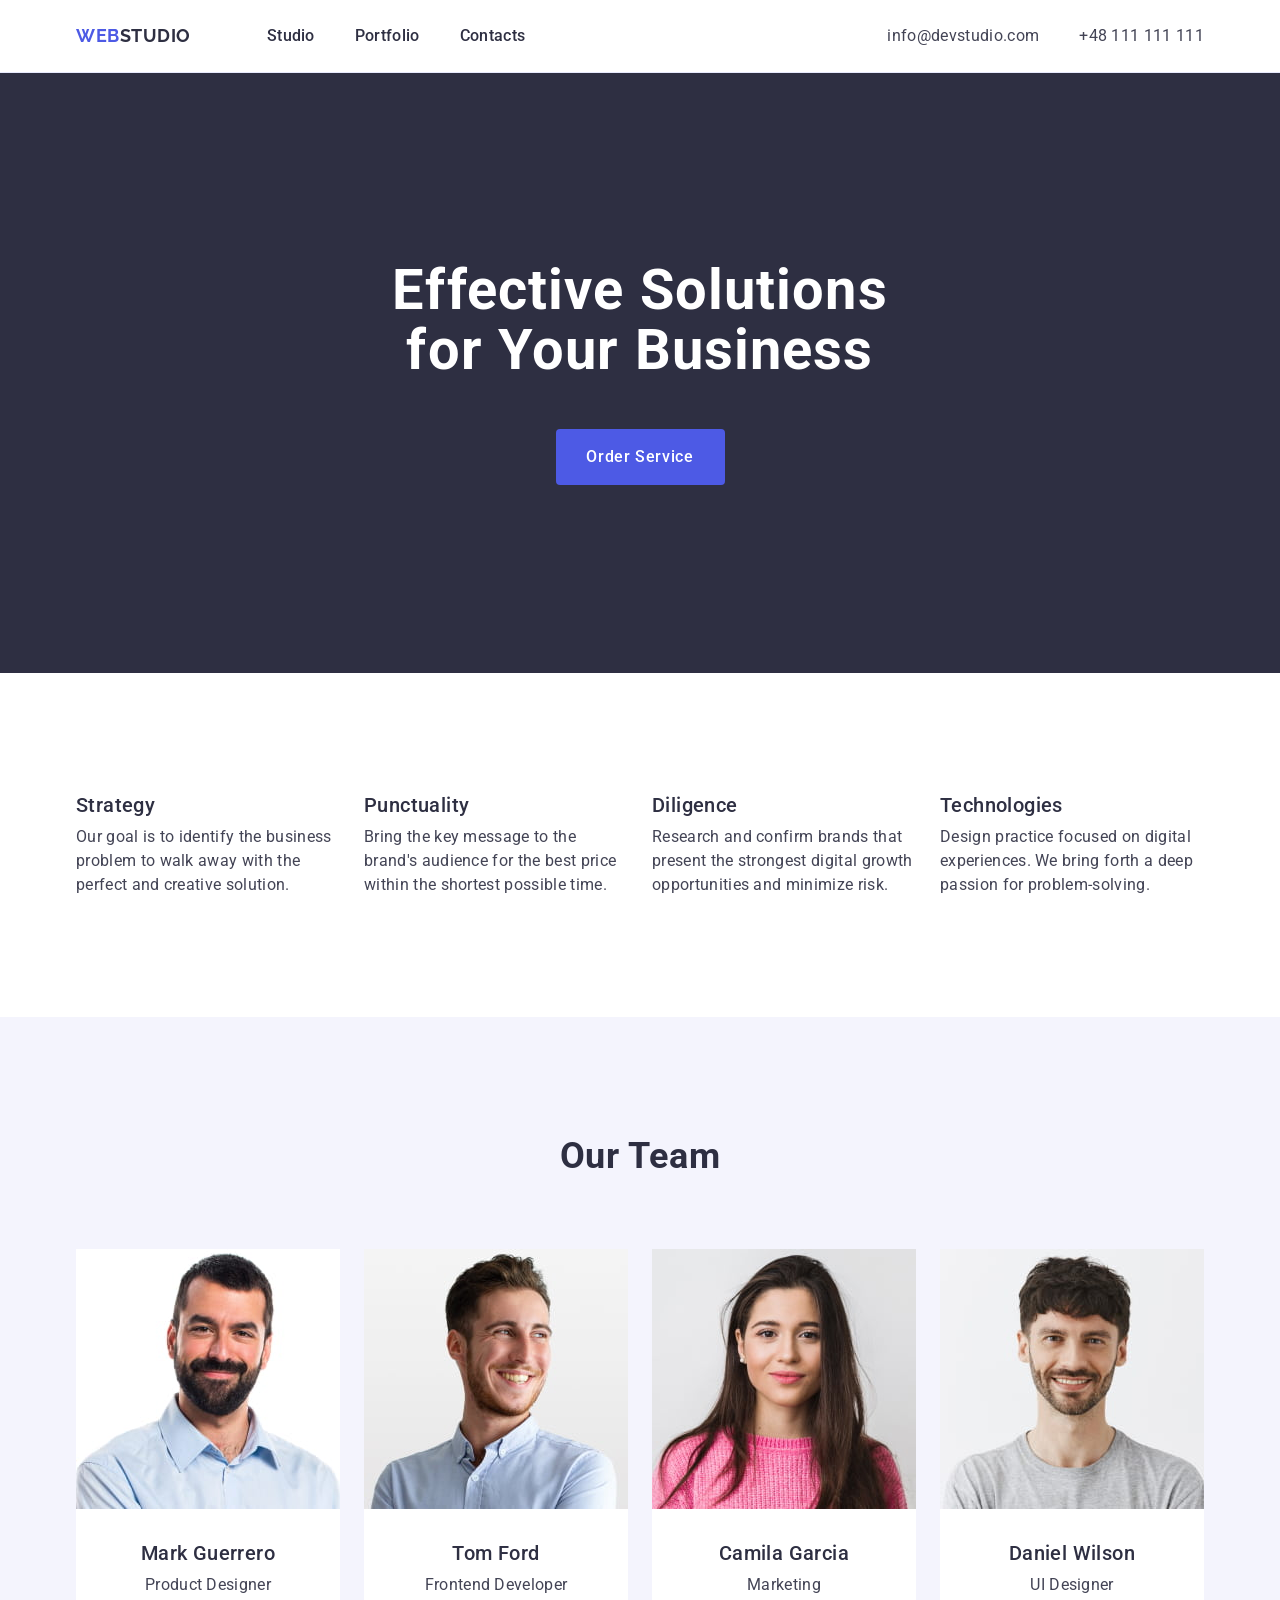
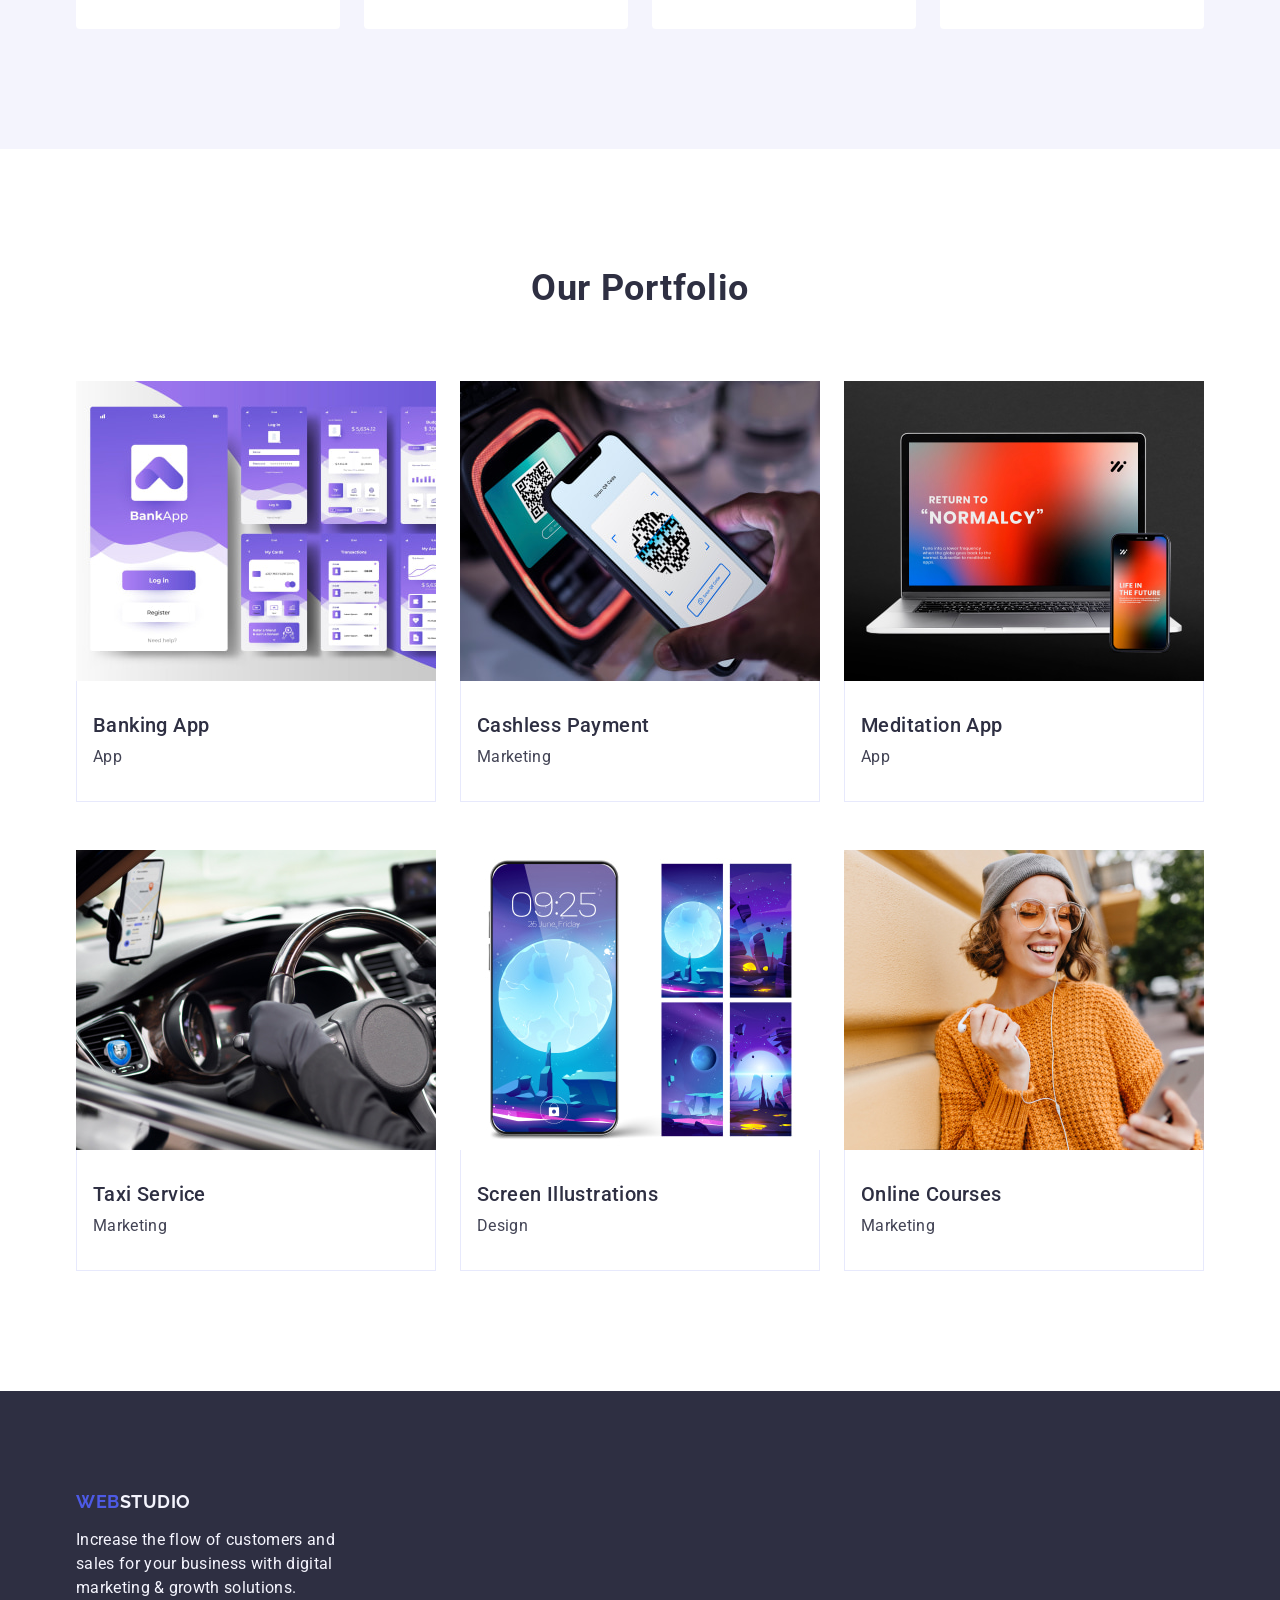
<file: index.html>
<!DOCTYPE html>
<html lang="en">
  <head>
    <meta charset="UTF-8" />
    <meta http-equiv="X-UA-Compatible" content="IE=edge" />
    <meta name="viewport" content="width=device-width, initial-scale=1.0" />
    <meta name="description" content="WEBSTUDIO landingpage" />
    <!-- FONTY i STYLE-->
    <link
      rel="stylesheet"
      href="https://cdn.jsdelivr.net/npm/modern-normalize@2.0.0/modern-normalize.min.css"
    />
    <link rel="preconnect" href="https://fonts.googleapis.com" />
    <link rel="preconnect" href="https://fonts.gstatic.com" crossorigin />
    <link
      href="https://fonts.googleapis.com/css2?family=Raleway:wght@800&family=Roboto:wght@400;500;700;900&display=swap"
      rel="stylesheet"
    />
    <link rel="stylesheet" href="./css/styles.css" />
    <title>WEBSTUDIO</title>
  </head>
  <body>
    <!--=================================== HEADER SECTION ===================================-->
    <header class="header">
      <div class="header-container container">
        <nav class="navigation">
          <a class="header-link link" href="/index.html"
            >Web<span class="header-link-span">Studio</span></a
          >
          <ul class="navigation-list">
            <li class="navigation-item">
              <a class="navigation-link link" href="./index.html">Studio</a>
            </li>
            <li class="navigation-item">
              <a class="navigation-link link" href="">Portfolio</a>
            </li>
            <li class="navigation-item">
              <a class="navigation-link link" href="">Contacts</a>
            </li>
          </ul>
        </nav>
        <address class="contact">
          <ul class="contact-list">
            <li class="contact-item">
              <a class="contact-link link" href="mailto:info@devstudio.com"
                >info@devstudio.com</a
              >
            </li>
            <li class="contact-item">
              <a class="contact-link link" href="tel:+48111111111"
                >+48 111 111 111</a
              >
            </li>
          </ul>
        </address>
      </div>
    </header>
    <main>
      <!-- =================================== HERO SECTION (1)===================================-->
      <section class="hero">
        <div class="container">
          <h1 class="hero-title">Effective Solutions for Your Business</h1>
          <button type="button" class="hero-button-body">Order Service</button>
        </div>
      </section>
      <!-- =================================== DESCRIPTION SECTION (2) ===================================-->
      <section class="description">
        <div class="container">
          <h2 class="visually-hidden">why we are the best choice</h2>
          <ul class="description-list">
            <li class="description-item">
              <h3 class="description-title">Strategy</h3>
              <p class="description-copy">
                Our goal is to identify the business problem to walk away with
                the perfect and creative solution.
              </p>
            </li>
            <li class="description-item">
              <h3 class="description-title">Punctuality</h3>
              <p class="description-copy">
                Bring the key message to the brand's audience for the best price
                within the shortest possible time.
              </p>
            </li>
            <li class="description-item">
              <h3 class="description-title">Diligence</h3>
              <p class="description-copy">
                Research and confirm brands that present the strongest digital
                growth opportunities and minimize risk.
              </p>
            </li>
            <li class="description-item">
              <h3 class="description-title">Technologies</h3>
              <p class="description-copy">
                Design practice focused on digital experiences. We bring forth a
                deep passion for problem-solving.
              </p>
            </li>
          </ul>
        </div>
      </section>
      <!-- =================================== TEAM SECTION (3) ===================================-->
      <section class="team">
        <div class="container">
          <h2 class="team-title">Our Team</h2>
          <ul class="team-list">
            <li class="team-item">
              <img
                src="./images/guerrero.jpg"
                alt="man with a dark beard and short hair"
                width="264"
                height="260"
              />
              <div class="name">
                <h3 class="name-title">Mark Guerrero</h3>
                <p class="name-copy">Product Designer</p>
              </div>
            </li>
            <li class="team-item">
              <img
                src="./images/ford.jpg"
                alt="smiling young man in blue shirt"
                width="264"
                height="260"
              />
              <div class="name">
                <h3 class="name-title">Tom Ford</h3>
                <p class="name-copy">Frontend Developer</p>
              </div>
            </li>
            <li class="team-item">
              <img
                src="./images/garcia.jpg"
                alt="beautiful young woman with long brown hair in a pink sweater"
                width="264"
                height="260"
              />
              <div class="name">
                <h3 class="name-title">Camila Garcia</h3>
                <p class="name-copy">Marketing</p>
              </div>
            </li>
            <li class="team-item">
              <img
                src="./images/wilson.jpg"
                alt="smiling man with short stubble and brown hair"
                width="264"
                height="260"
              />
              <div class="name">
                <h3 class="name-title">Daniel Wilson</h3>
                <p class="name-copy">UI Designer</p>
              </div>
            </li>
          </ul>
        </div>
      </section>
      <!-- =================================== PORTFOLIO SECTION (4) ===================================-->
      <section class="portfolio">
        <div class="container">
          <h2 class="portfolio-title">Our Portfolio</h2>
          <ul class="portfolio-list list">
            <li class="portfolio-item">
              <img
                src="./images/bankapp.jpg"
                alt="Mobile Banking App Interface"
                width="360"
                height="300"
              />
              <div class="portfolio-container">
                <h3 class="portfolio-container-title">Banking App</h3>
                <p class="portfolio-container-copy">App</p>
              </div>
            </li>
            <li class="portfolio-item">
              <img
                src="./images/cashlesspay.jpg"
                alt="Contactless Payment Transaction"
                width="360"
                height="300"
              />
              <div class="portfolio-container">
                <h3 class="portfolio-container-title">Cashless Payment</h3>
                <p class="portfolio-container-copy">Marketing</p>
              </div>
            </li>
            <li class="portfolio-item">
              <img
                src="./images/meditationapp.jpg"
                alt="Mindfulness Meditation App Interface"
                width="360"
                height="300"
              />
              <div class="portfolio-container">
                <h3 class="portfolio-container-title">Meditation App</h3>
                <p class="portfolio-container-copy">App</p>
              </div>
            </li>
            <li class="portfolio-item">
              <img
                src="./images/taxi.jpg"
                alt="Taxi Service App Interface"
                width="360"
                height="300"
              />
              <div class="portfolio-container">
                <h3 class="portfolio-container-title">Taxi Service</h3>
                <p class="portfolio-container-copy">Marketing</p>
              </div>
            </li>
            <li class="portfolio-item">
              <img
                src="./images/screenilustr.jpg"
                alt="Screen Illustrations Design"
                width="360"
                height="300"
              />
              <div class="portfolio-container">
                <h3 class="portfolio-container-title">Screen Illustrations</h3>
                <p class="portfolio-container-copy">Design</p>
              </div>
            </li>
            <li class="portfolio-item">
              <img
                src="./images/onlinecourses.jpg"
                alt="Online Courses Platform Interface"
                width="360"
                height="300"
              />
              <div class="portfolio-container">
                <h3 class="portfolio-container-title">Online Courses</h3>
                <p class="portfolio-container-copy">Marketing</p>
              </div>
            </li>
          </ul>
        </div>
      </section>
    </main>
    <!-- =================================== FOOTER SECTION ===================================-->
    <footer class="footer">
      <div class="container">
        <a class="footer-link link" href="/index.html"
          >Web<span class="footer-link-span">Studio</span></a
        >
        <p class="footer-copy">
          Increase the flow of customers and sales for your business with
          digital marketing & growth solutions.
        </p>
      </div>
    </footer>
  </body>
</html>
</file>
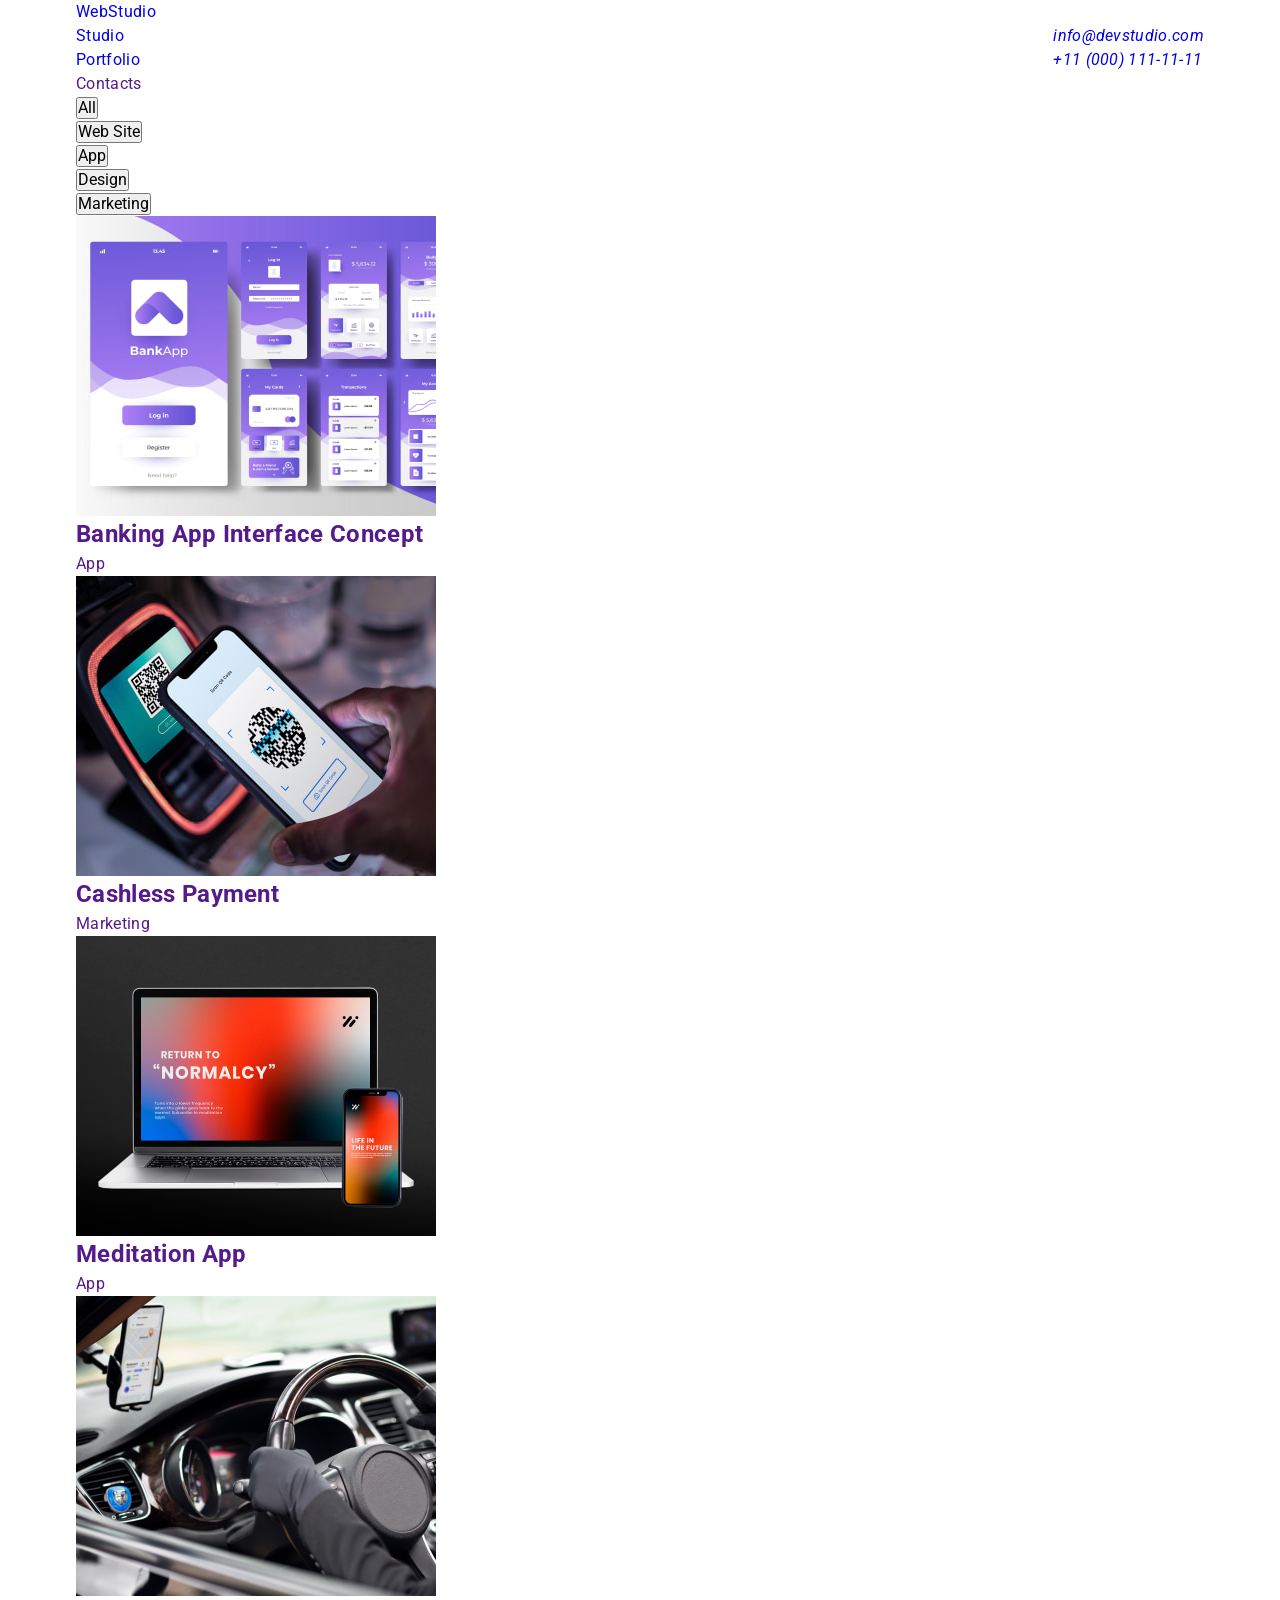
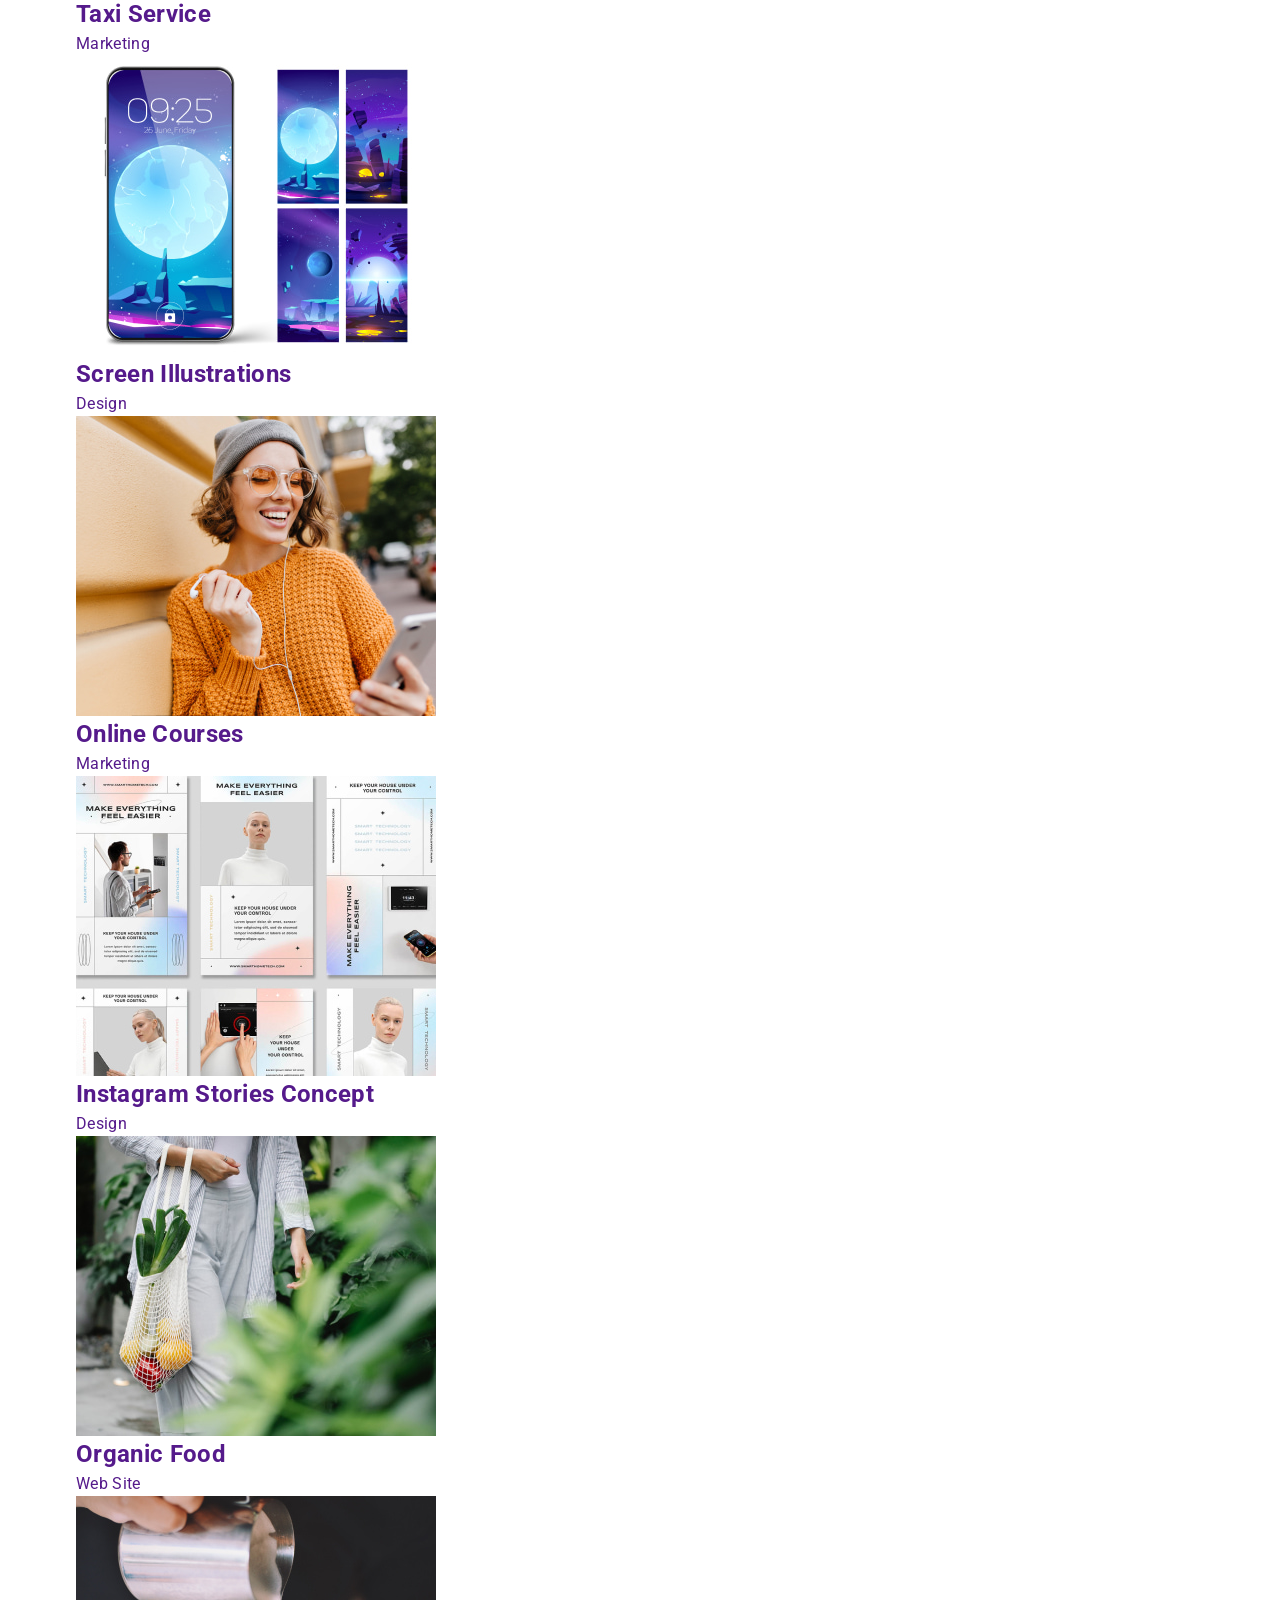
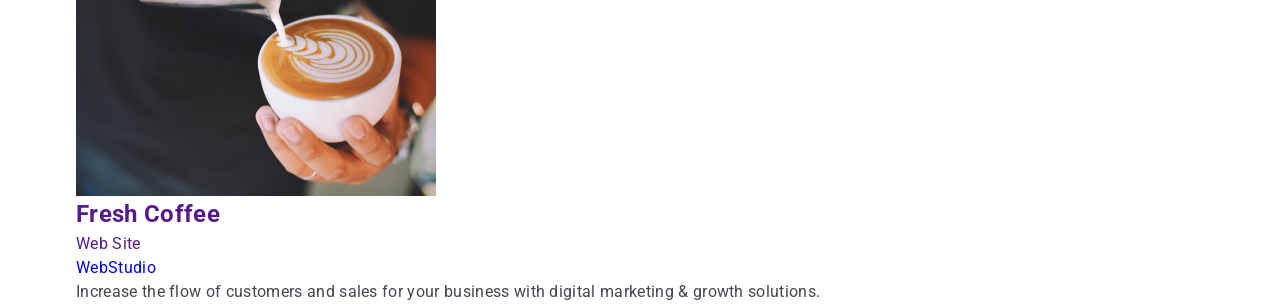
<file: portfolio.html>
<!DOCTYPE html>
<html lang="en">
  <head>
    <meta charset="UTF-8" />
    <meta http-equiv="X-UA-Compatible" content="IE=edge" />
    <meta name="viewport" content="width=device-width, initial-scale=1.0" />
    <meta name="description" content="WEBSTUDIO portfolio website" />
    <!-- FONTY i STYLE-->
    <link
      rel="stylesheet"
      href="https://cdn.jsdelivr.net/npm/modern-normalize@2.0.0/modern-normalize.min.css"
    />
    <link rel="preconnect" href="https://fonts.googleapis.com" />
    <link rel="preconnect" href="https://fonts.gstatic.com" crossorigin />
    <link
      href="https://fonts.googleapis.com/css2?family=Raleway:wght@800&family=Roboto:wght@400;500;700;900&display=swap"
      rel="stylesheet"
    />
    <link rel="stylesheet" href="./css/styles.css" />
    <title>WEBSTUDIO Portfolio</title>
  </head>
  <body>
    <!-- NAWIGACJA --------------------------------------------------->
    <header class="main-header">
      <div class="header-container container">
        <nav class="main-navigation">
          <a href="./index.html" class="logo link"
            >Web<span class="studio">Studio</span></a
          >
          <ul class="menu-list list">
            <li><a href="./index.html" class="menu-item link">Studio</a></li>
            <li>
              <a href="./portfolio.html" class="menu-item link">Portfolio</a>
            </li>
            <li><a href="" class="menu-item link">Contacts</a></li>
          </ul>
        </nav>
        <address class="contact-details">
          <ul class="list">
            <li>
              <a href="mailto:info@devstudio.com" class="contact-item link"
                >info@devstudio.com</a
              >
            </li>
            <li>
              <a href="tel:+110001111111" class="contact-item link"
                >+11 (000) 111-11-11</a
              >
            </li>
          </ul>
        </address>
      </div>
    </header>

    <main>
      <!-- FILTERS --------------------------------------------------->
      <section class="projects-section">
        <div class="container">
          <h1 class="visually-hidden">OUR APPS AND PROJECTS</h1>
          <ul class="filter-list list">
            <li><button type="button" class="filter-button">All</button></li>
            <li>
              <button type="button" class="filter-button">Web Site</button>
            </li>
            <li><button type="button" class="filter-button">App</button></li>
            <li><button type="button" class="filter-button">Design</button></li>
            <li>
              <button type="button" class="filter-button">Marketing</button>
            </li>
          </ul>
          <!-- PROJECTS SECTION --------------------------------------------------->
          <ul class="projects-list list">
            <li class="projects-list-point">
              <a class="link" href="">
                <img
                  src="./images/bankapp.jpg"
                  alt="Mobile Banking App Interface"
                  width="360"
                  height="300"
                />
                <div class="projects-name-container">
                  <h2 class="list-item-title">Banking App Interface Concept</h2>
                  <p class="projects-text">App</p>
                </div></a
              >
            </li>
            <li class="projects-list-point">
              <a class="link" href="">
                <img
                  src="./images/cashlesspay.jpg"
                  alt="Contactless Payment Transaction"
                  width="360"
                  height="300"
                />
                <div class="projects-name-container">
                  <h2 class="list-item-title">Cashless Payment</h2>
                  <p class="projects-text">Marketing</p>
                </div></a
              >
            </li>
            <li class="projects-list-point">
              <a class="link" href="">
                <img
                  src="./images/meditationapp.jpg"
                  alt="Mindfulness Meditation App Interface"
                  width="360"
                  height="300"
                />
                <div class="projects-name-container">
                  <h2 class="list-item-title">Meditation App</h2>
                  <p class="projects-text">App</p>
                </div></a
              >
            </li>
            <li class="projects-list-point">
              <a class="link" href="">
                <img
                  src="./images/taxi.jpg"
                  alt="Taxi Service App Interface"
                  width="360"
                  height="300"
                />
                <div class="projects-name-container">
                  <h2 class="list-item-title">Taxi Service</h2>
                  <p class="projects-text">Marketing</p>
                </div></a
              >
            </li>
            <li class="projects-list-point">
              <a class="link" href="">
                <img
                  src="./images/screenilustr.jpg"
                  alt="Screen Illustrations Design"
                  width="360"
                  height="300"
                />
                <div class="projects-name-container">
                  <h2 class="list-item-title">Screen Illustrations</h2>
                  <p class="projects-text">Design</p>
                </div></a
              >
            </li>
            <li class="projects-list-point">
              <a class="link" href="">
                <img
                  src="./images/onlinecourses.jpg"
                  alt="Online Courses Platform Interface"
                  width="360"
                  height="300"
                />
                <div class="projects-name-container">
                  <h2 class="list-item-title">Online Courses</h2>
                  <p class="projects-text">Marketing</p>
                </div></a
              >
            </li>
            <li class="projects-list-point">
              <a class="link" href="">
                <img
                  src="./images/instconcept.jpg"
                  alt="Instagram Stories Concept Proposal"
                  width="360"
                  height="300"
                />
                <div class="projects-name-container">
                  <h2 class="list-item-title">Instagram Stories Concept</h2>
                  <p class="projects-text">Design</p>
                </div></a
              >
            </li>
            <li class="projects-list-point">
              <a class="link" href="">
                <img
                  src="./images/organic.jpg"
                  alt="Organic Food Delivery App Interface"
                  width="360"
                  height="300"
                />
                <div class="projects-name-container">
                  <h2 class="list-item-title">Organic Food</h2>
                  <p class="projects-text">Web Site</p>
                </div></a
              >
            </li>
            <li class="projects-list-point">
              <a class="link" href="">
                <img
                  src="./images/freshcoffee.jpg"
                  alt="Fresh Coffee Shop App Interface"
                  width="360"
                  height="300"
                />
                <div class="projects-name-container">
                  <h2 class="list-item-title">Fresh Coffee</h2>
                  <p class="projects-text">Web Site</p>
                </div></a
              >
            </li>
          </ul>
        </div>
      </section>
    </main>
    <!-- FOOTER -------------------------------------------------------------->
    <footer class="footer-section">
      <div class="container">
        <a href="./index.html" class="logo link foot-link"
          >Web<span class="studio-footer">Studio</span></a
        >
        <p class="footer-text">
          Increase the flow of customers and sales for your business with
          digital marketing & growth solutions.
        </p>
      </div>
    </footer>
  </body>
</html>
</file>
<file: css/styles.css>
:root {
  --iris: #4d5ae5; /*IRIS*/
  --ocean: #404bbf; /*OCEAN*/
  --slate: #434455; /*SLATE*/
  --green: #31d0aa; /*GREEN*/
  --navyblue: #2e2f42; /*NAVY BLUE*/
  --lightslate: #8e8f99; /*LIGHT SLATE*/
  --cornflower: #e7e9fc; /*CORNFLOWER*/
  --cloud: #f4f4fd; /*CLOUD*/
  --navybluemodal: #2e2f4266; /*NAVY BLUE MODAL*/
  --grey: #2e2f42b2; /*GREY*/
  --white: #ffffff; /*WHITE*/
  --dairy: #fcfcfc; /*DAIRY*/
}
* {
  margin: 0;
  padding: 0;
}

h1,
h2,
h3,
h4,
h5,
h6,
ul,
p {
  margin: 0;
  padding: 0;
  list-style-type: none;
}
img {
  display: block;
}

body {
  font-family: "Roboto", sans-serif;
  font-weight: 400;
  font-size: 16px;
  line-height: 1.5;
  letter-spacing: 0.02em;
  color: var(--slate);
  background-color: var(--white);
}

.container {
  width: 1158px;
  margin: 0 auto;
  padding: 0 15px;
}

.visually-hidden {
  position: absolute;
  width: 1px;
  height: 1px;
  margin: -1px;
  border: 0;
  padding: 0;
  white-space: nowrap;
  clip-path: inset(100%);
  clip: rect(0 0 0 0);
  overflow: hidden;
}
.button {
  cursor: pointer;
}

.list {
  list-style-type: none;
}

.link {
  text-decoration: none;
}
/* =========================== HEADER ========================== */
.header {
  display: flex;
  align-items: center;
  justify-content: space-between;
  border-bottom: 1px solid #e7e9fc;
}
.header-container {
  display: flex;
  justify-content: space-between; /* Elementy w poziomie */
  align-items: center; /* elementy w pionie */
}

.header-link {
  color: var(--iris);
  font-family: "Raleway", sans-serif;
  font-size: 18px;
  font-weight: 700;
  line-height: 1.17;
  letter-spacing: 0.54px;
  text-transform: uppercase;
  margin-right: 76px;
  display: block;
  margin-right: 76px;
}

.header-link-span {
  color: var(--navyblue);
}

.navigation {
  display: flex;
  align-items: center;
}

.navigation-list {
  display: flex;
  gap: 40px;
}

.navigation-link {
  font-weight: 500;
  font-size: 16px;
  line-height: 1.5;
  letter-spacing: 0.02em;
  color: var(--navyblue);
  display: inline-block;
  padding: 24px 0;
}

.navigation-link:hover,
.navigation-link:focus {
  color: var(--ocean);
}

.contact {
  font-style: normal;
}

.contact-list {
  display: flex;
  gap: 40px;
}
.contact-link {
  font-size: 16px;
  line-height: 1.5;
  letter-spacing: 0.02em;
  color: var(--slate);
}

.contact-link:hover,
.contact-link:focus {
  color: var(--ocean);
}
/* =========================== HERO SECTION (1) ========================== */
.hero {
  background-color: var(--navyblue);
  align-items: center;
  padding: 188px 0;
}

.hero-title {
  color: var(--white);
  font-size: 56px;
  font-weight: 700;
  line-height: 1.07;
  letter-spacing: 0.02em;
  text-align: center;
  margin: 0 auto;
  text-align: center;
  max-width: 496px;
}

.hero-button-body {
  background-color: var(--iris);
  color: var(--white);
  font-weight: 500;
  letter-spacing: 0.64px;
  font-family: "Roboto", sans-serif;
  font-size: 16px;
  line-height: 1.5;
  cursor: pointer;
  border: none;
  margin: 0 auto;
  margin-top: 48px;
  min-width: 169px;
  height: 56px;
  display: block;
  border-radius: 4px;
}

.hero-button-body:hover,
.hero-button-body:focus {
  background-color: var(--ocean);
}

/* =========================== DESCRIPTION SECTION (2) ========================== */
.description {
  padding: 120px 0;
}

.description-list {
  display: flex;
  flex-direction: row;
  gap: 24px;
  align-items: center;
}

.description-title {
  font-weight: 500;
  font-size: 20px;
  line-height: 1.2;
  letter-spacing: 0.02em;
  color: var(--navyblue);
  margin-bottom: 8px;
}

.description-copy {
  font-size: 16px;
  line-height: 1.5;
  letter-spacing: 0.02em;
  color: var(--slate);
  width: 264px;
}

.description-item {
  width: calc((100%-72%) / 4);
}

/* =========================== TEAM SECTION (3) ========================== */

.team {
  background-color: var(--cloud);
  padding: 120px 0;
}

.team-title {
  font-size: 36px;
  text-align: center;
  font-weight: 700;
  line-height: 1.11;
  letter-spacing: 0.02em;
  text-transform: capitalize;
  color: var(--navyblue);
  margin-bottom: 72px;
}

.team-list {
  display: flex;
  gap: 24px;
  text-align: center;
}
.team-item {
  background-color: var(--white);
  width: calc((100% - 72px) / 4);
  border-radius: 0px 0px 4px 4px;
}

.name {
  padding: 32px 0;
}

.name-title {
  font-weight: 500;
  font-size: 20px;
  line-height: 1.2;
  letter-spacing: 0.02em;
  color: var(--navyblue);
  text-align: center;
  margin-bottom: 8px;
}

.name-copy {
  letter-spacing: 0.02em;
  text-align: center;
}

/* =========================== PORTFOLIO SECTION (4) ========================== */
.portfolio {
  padding-top: 120px;
  padding-bottom: 120px;
}

.portfolio-list {
  display: flex;
  flex-wrap: wrap;
  column-gap: 24px;
  row-gap: 48px;
}

.portfolio-item {
  width: calc((100% - 48px) / 3);
}

.portfolio-title {
  font-family: "Roboto", sans-serif;
  font-weight: 700;
  font-size: 36px;
  line-height: 40px;
  line-height: 1.11;
  letter-spacing: 0.02em;
  text-align: center;
  color: var(--navyblue);
  text-transform: capitalize;
  margin-bottom: 72px;
}
.portfolio-container {
  padding: 32px 16px;
  border: 1px solid #e7e9fc;
  border-top: none;
}

.portfolio-container-title {
  font-size: 20px;
  font-weight: 500;
  line-height: 1.2;
  letter-spacing: 0.02em;
  margin-bottom: 8px;
  color: var(--navyblue);
}

.portfolio-container-copy {
  font-family: "Roboto", sans-serif;
  font-weight: 400;
  font-size: 16px;
  line-height: 24px;
  line-height: 1.5;
  letter-spacing: 0.02em;
  color: #434455;
}

/* =========================== FOOTER SECTION ========================== */
.footer {
  background-color: var(--navyblue);
  padding: 100px 0;
}

.footer-link {
  font-family: "Raleway", sans-serif;
  font-weight: 700;
  font-size: 18px;
  line-height: 1.17;
  letter-spacing: 0.03em;
  text-transform: uppercase;
  color: var(--iris);
}

.footer-link-span {
  color: var(--cloud);
}

.footer-copy {
  color: var(--cloud);
  max-width: 264px;
}

.footer-link {
  display: inline-block;
  margin-bottom: 16px;
}
</file>
